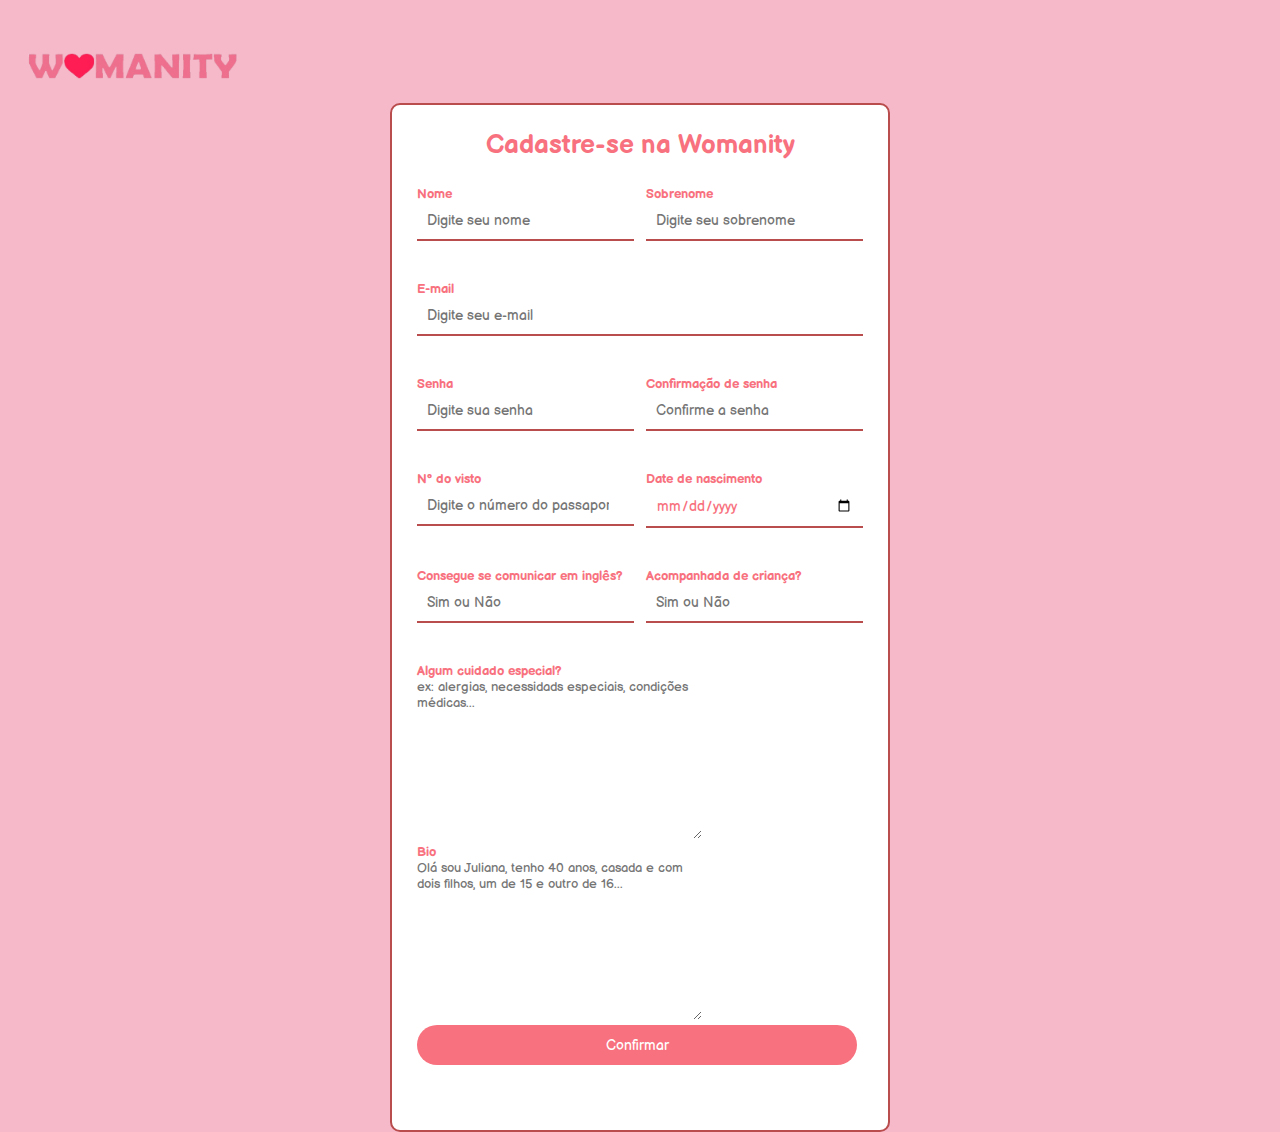
<file: index.html>
<!DOCTYPE html>
<html lang="pt-br">
<head>
  <meta charset="UTF-8">
  <meta name="viewport" content="width=device-width">
  <title>Cadastre-se Womanity</title>
  <link href="assets/css/style.css" rel="stylesheet" type="text/css"/>
  <link href="https://fonts.googleapis.com/css2?family=Balsamiq+Sans:ital,wght@0,400;0,700;1,400;1,700&display=swap" rel="stylesheet">
</head>
<body>
  <body>
    <div class="header">
      <div class="logo">
        <img src="assets/imagens/logo_womanity-png.png" alt="logo_womanity">
      </div>
    </div>
    <div id="main-container">
      <h1>Cadastre-se na Womanity</h1>
  <form id="form" action="act.html" onsubmit="return validateForm()" name= "formulario">
        <div class="half-box spacing">
          <label for="nome">Nome
            <input type="text" name="nome" id="nome" placeholder="Digite seu nome" required onfocusout="validateForm()">
          </label>
        </div>
        <div class="half-box">
          <label for="sobrenome">Sobrenome
            <input type="text" name="sobrenome" id="sobrenome" placeholder="Digite seu sobrenome" required onfocusout="validateSobrenome()">
          </label>
        </div>
        <div class="full-box ">
          <label for="email">E-mail
            <input type="text" name="email" id="email" placeholder="Digite seu e-mail" required onfocusout="validateEmail()">
          </label>
        </div>
        <div class="half-box spacing">
          <label for="senha">Senha
            <input type="password" name="senha" id="senha" placeholder="Digite sua senha" required onfocusout="validateSenha()">
          </label>
        </div>
        <div class="half-box">
          <label for="confirmacaosenha">Confirmação de senha
          <input type="password" name="confirmacaosenha" id="confirmacaosenha" placeholder="Confirme a senha" required onfocusout="validateConfirmacaoSenha()">
        </label>
        </div>
        <div class="half-box spacing">
          <label for="passaporte">Nº do visto</label>
            <input type="number" name="passaporte" id="passaporte" placeholder="Digite o número do passaporte" required onfocusout="validatePassaporte()">
        </div>
        <div class="half-box">
          <label for="data">Date de nascimento
            <input type="date" name="data" id="data" required onfocusout="validateData()">
          </label>
        </div>
        <div class="half-box spacing">
          <label for="comunicar">Consegue se comunicar em inglês?
            <input type="text" name="comunicar" id="comunicar" placeholder="Sim ou Não" required onfocusout="validateComunicar()">
          </label>
        </div>
        <div class="half-box">
          <label for="acompanhante">Acompanhada de criança?
            <input type="text" name="acompanhante" id="acompanhante" placeholder="Sim ou Não" required onfocusout="validateAcompanhante()">
          </label>
        </div>
      <div class = "cuidado_especial">
        <label for="cuidados">Algum cuidado especial?</label>
        <textarea id="cuidados" rows="10" cols="30" maxlength="500" placeholder="ex: alergias, necessidads especiais, condições médicas..."></textarea>
            </div>
      <div class="bio">
        <label for="bio">Bio</label>
        <textarea id="bio" rows="10" cols="30" maxlength="500" placeholder="Olá sou Juliana, tenho 40 anos, casada e com dois filhos, um de 15 e outro de 16..."></textarea>
          </div>
       <div class="confirmar">
          <input id="submit" type="submit" value="Confirmar">
        </div>
      </form>
    </div>
  <script src="assets/JS/script.js"></script>
</body>
</html>
</file>
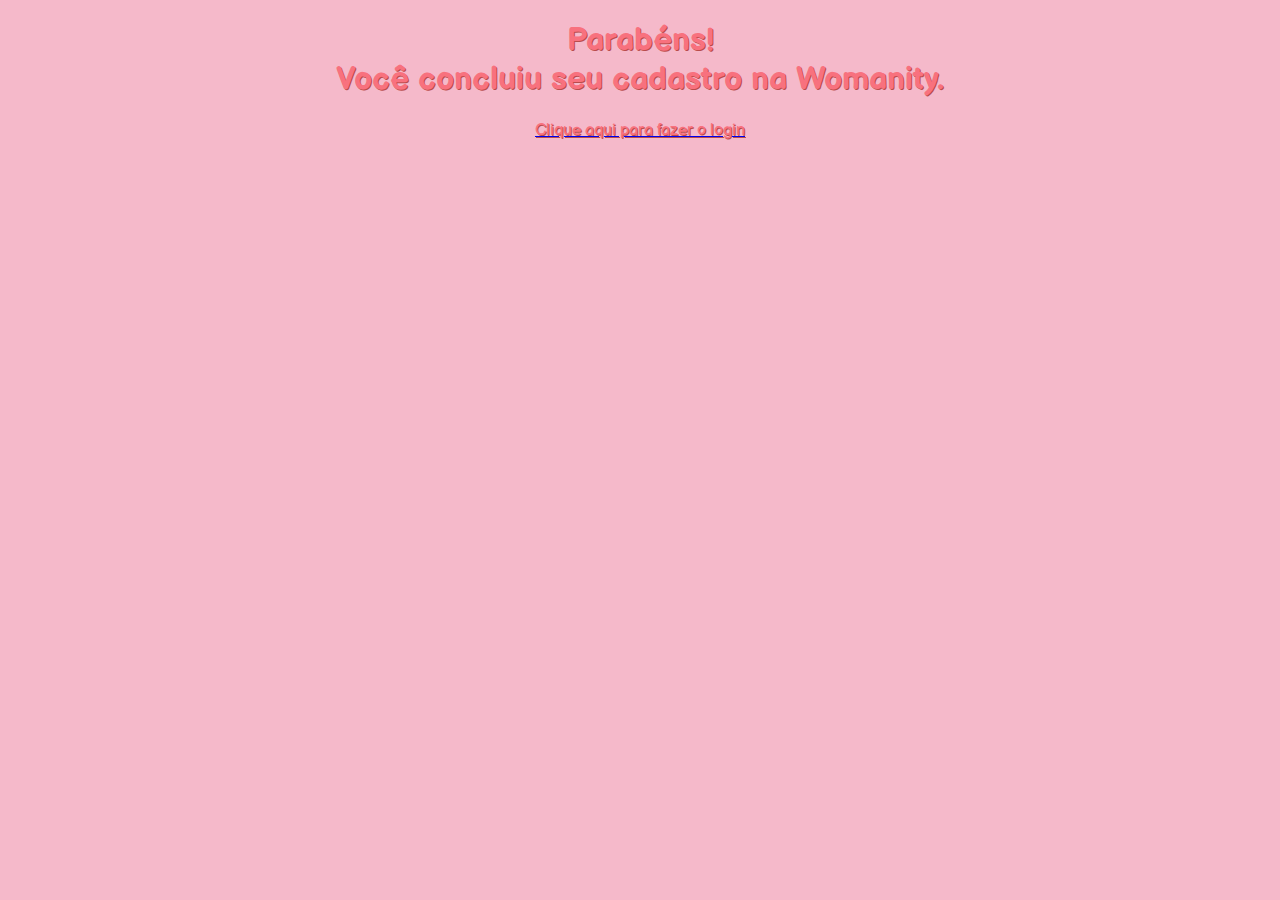
<file: act.html>
<!DOCTYPE html>
<html lang="pt-br">
<head>
  <meta charset="UTF-8">
  <meta name="viewport" content="width=device-width">
  <title>Parabéns</title>
  <link href="assets/support/css_act/act.css" rel="stylesheet" type="text/css" />
  <link href="https://fonts.googleapis.com/css2?family=Balsamiq+Sans:ital,wght@0,400;0,700;1,400;1,700&display=swap" rel="stylesheet">
</head>
<body>
  <div class="Cadastrado">
    <h1>Parabéns!<br>Você concluiu seu cadastro na Womanity.</h1>
  </div>
  <div class="voltar">
    <a href="login.html"><p>Clique aqui para fazer o login</p></a>
  </div>
</body>
</html>
</file>
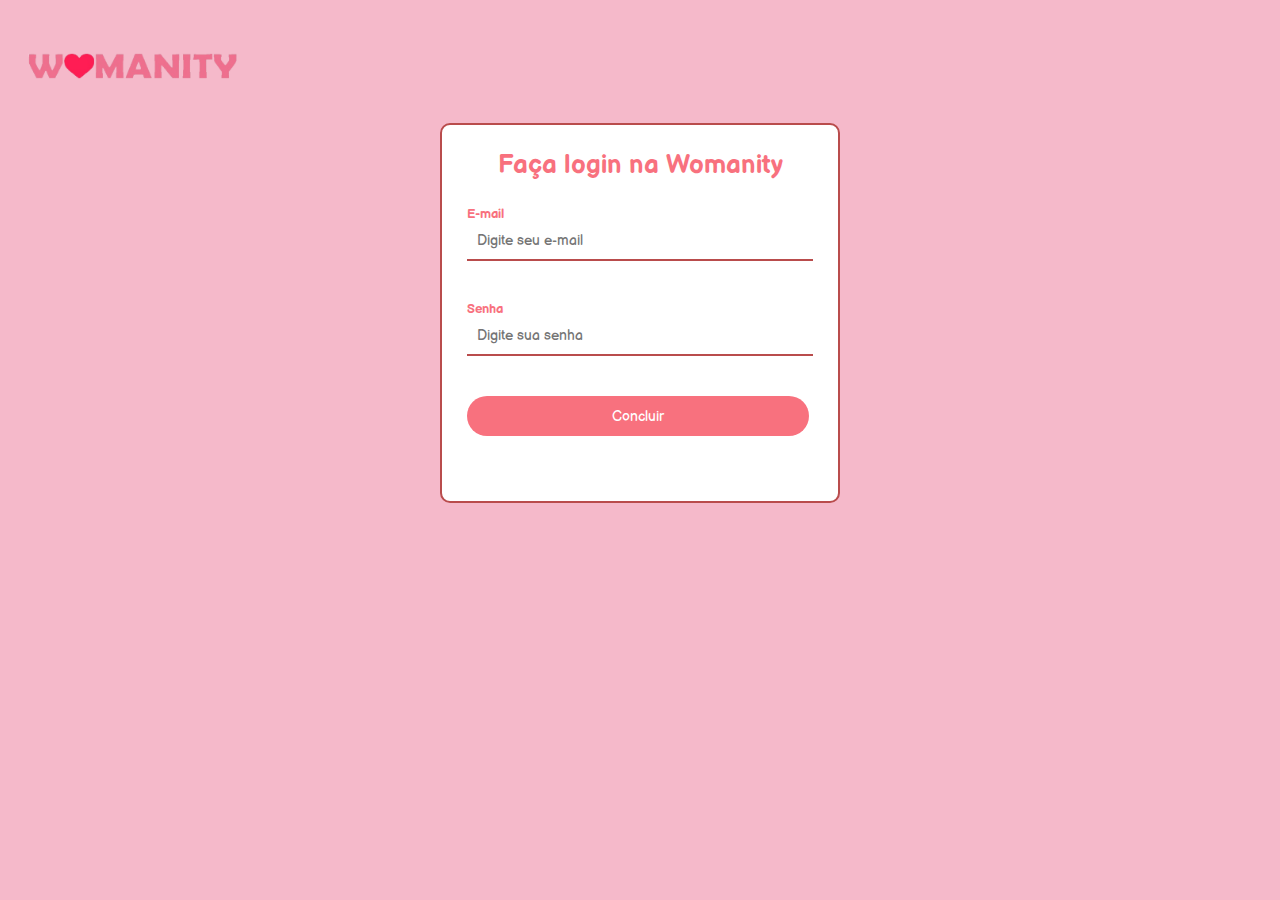
<file: login.html>
<!DOCTYPE html>
<html lang="pt-br">
<head>
  <meta charset="UTF-8">
  <meta name="viewport" content="width=device-width">
  <title>login</title>
  <link href="assets/support/css_login/login.css" rel="stylesheet" type="text/css" />
  <link href="https://fonts.googleapis.com/css2?family=Balsamiq+Sans:ital,wght@0,400;0,700;1,400;1,700&display=swap" rel="stylesheet">
</head>
<body>
  <div class="header">
    <div class="logo">
      <img src="assets/support/imagens_support/logo_womanity-png.png" alt="logo_womanity">
    </div>
  </div>
  <div id="main-container">
    <h1>Faça login na Womanity</h1>
    <form id="form" action="" onsubmit="return validateForm()" name= "formulario">
          <div class="full-box ">
            <label for="email">E-mail
              <input type="text" name="email" id="email" placeholder="Digite seu e-mail" required onfocusout="validateEmail()">
            </label>
          </div>
          <div class="half-box">
            <label for="senha">Senha
              <input type="password" name="senha" id="senha" placeholder="Digite sua senha" required onfocusout="validateSenha()">
            </label>
          </div>
          <div class="Concluir">
            <input id="submit" type="submit" value="Concluir">
          </div>
    </form>
  </div>
</body>
</html>
</file>
<file: assets/css/style.css>
html, body {
  height: 100%;
  width: 100%;
}

* {
  margin: 0;
  padding: 0;
  box-sizing: border-box;
  font-family: 'Balsamiq Sans', cursive;
  color: #F8717E;
  border: none;
}

input, label {
  display: block;
  outline: none;
  width: 100%;
}

a {
  color: #F8717E;
}

body {
  padding-top: 5vh;
  background-color: #F5B9CA;
}

#main-container {
  width: 500px;
  margin-left: auto;
  margin-right: auto;
  margin-top: 15px;
  background-color: #fff;
  border-radius: 10px;
  border: solid #B94C4C 2px;
  padding: 25px;
}

#main-container h1 {
  text-align: center;
  margin-bottom: 25px;
  font-size: 1.6rem;
}

form {
  display: flex;
  flex-wrap: wrap;
  justify-content: space-between;
}

.full-box {
  flex: 1 1 100%;
  position: relative;
}

.half-box {
  flex: 1 1 45%;
  position: relative;
}

.spacing {
  margin-right: 2.5%;
}

label {
  font-weight: bold;
  font-size: .8rem;
}

input {
  border-bottom: 2px solid #B94C4C;
  padding: 10px;
  font-size: .9rem;
  margin-bottom: 40px;
}

input:focus {
  border-color: #B94C4C;
}


input[type="submit"] {
  background-color: #F8717E;
  color: #FFF;
  border: none;
  border-radius: 20px;
  height: 40px;
  width: 440px;
  cursor: pointer;
  text-align: center;
}


.template {
  display: none;
}

textarea{
  width: 100%;
  font-weight:400;
  color: black;
}

.logo{
  max-width: 20%;
  margin-left: 18px;
}

.logo img{
  width: 230px;
}
</file>
<file: assets/support/css_act/act.css>
body{
  background-color: #F5B9CA;
}

.Cadastrado h1{
    color: #F8717E;
    text-align: center;
    font-family: 'Balsamiq Sans', cursive;
    text-shadow: 1px 1px #B94C4C;
}

.voltar p{
    color: #F8717E;
    text-align: center;
    font-family: 'Balsamiq Sans', cursive;
    text-shadow: 1px 1px #B94C4C;
}
</file>
<file: assets/support/css_login/login.css>
html, body {
    height: 100%;
    width: 100%;
  }
  
  * {
    margin: 0;
    padding: 0;
    box-sizing: border-box;
    font-family: 'Balsamiq Sans', cursive;
    color: #F8717E;
    border: none;
  }
  
  input, label {
    display: block;
    outline: none;
    width: 100%;
  }
  
  a {
    color: #F8717E;
  }
  
  body {
    padding-top: 5vh;
    background-color: #F5B9CA;
  }
  
  #main-container {
    width: 400px;
    margin-left: auto;
    margin-right: auto;
    margin-top: 35px;
    background-color: #fff;
    border-radius: 10px;
    border: solid #B94C4C 2px;
    padding: 25px;
  }
  
  #main-container h1 {
    text-align: center;
    margin-bottom: 25px;
    font-size: 1.6rem;
  }
  
  form {
    display: flex;
    flex-wrap: wrap;
    justify-content: space-between;
  }
  
  .full-box {
    flex: 1 1 100%;
    position: relative;
  }
  
  .half-box {
    flex: 1 1 45%;
    position: relative;
  }
  
  label {
    font-weight: bold;
    font-size: .8rem;
  }
  
  input {
    border-bottom: 2px solid #B94C4C;
    padding: 10px;
    font-size: .9rem;
    margin-bottom: 40px;
  }
  
  input:focus {
    border-color: #B94C4C;
  }
  
  input[type="submit"] {
    background-color: #F8717E;
    color: #FFF;
    border: none;
    border-radius: 20px;
    height: 40px;
    width: 342px;
    cursor: pointer;
  }
  
  .template {
    display: none;
  }

  .logo{
    max-width: 20%;
    margin-left: 18px;
  }

  .logo img{
    width: 230px;
  }
</file>
